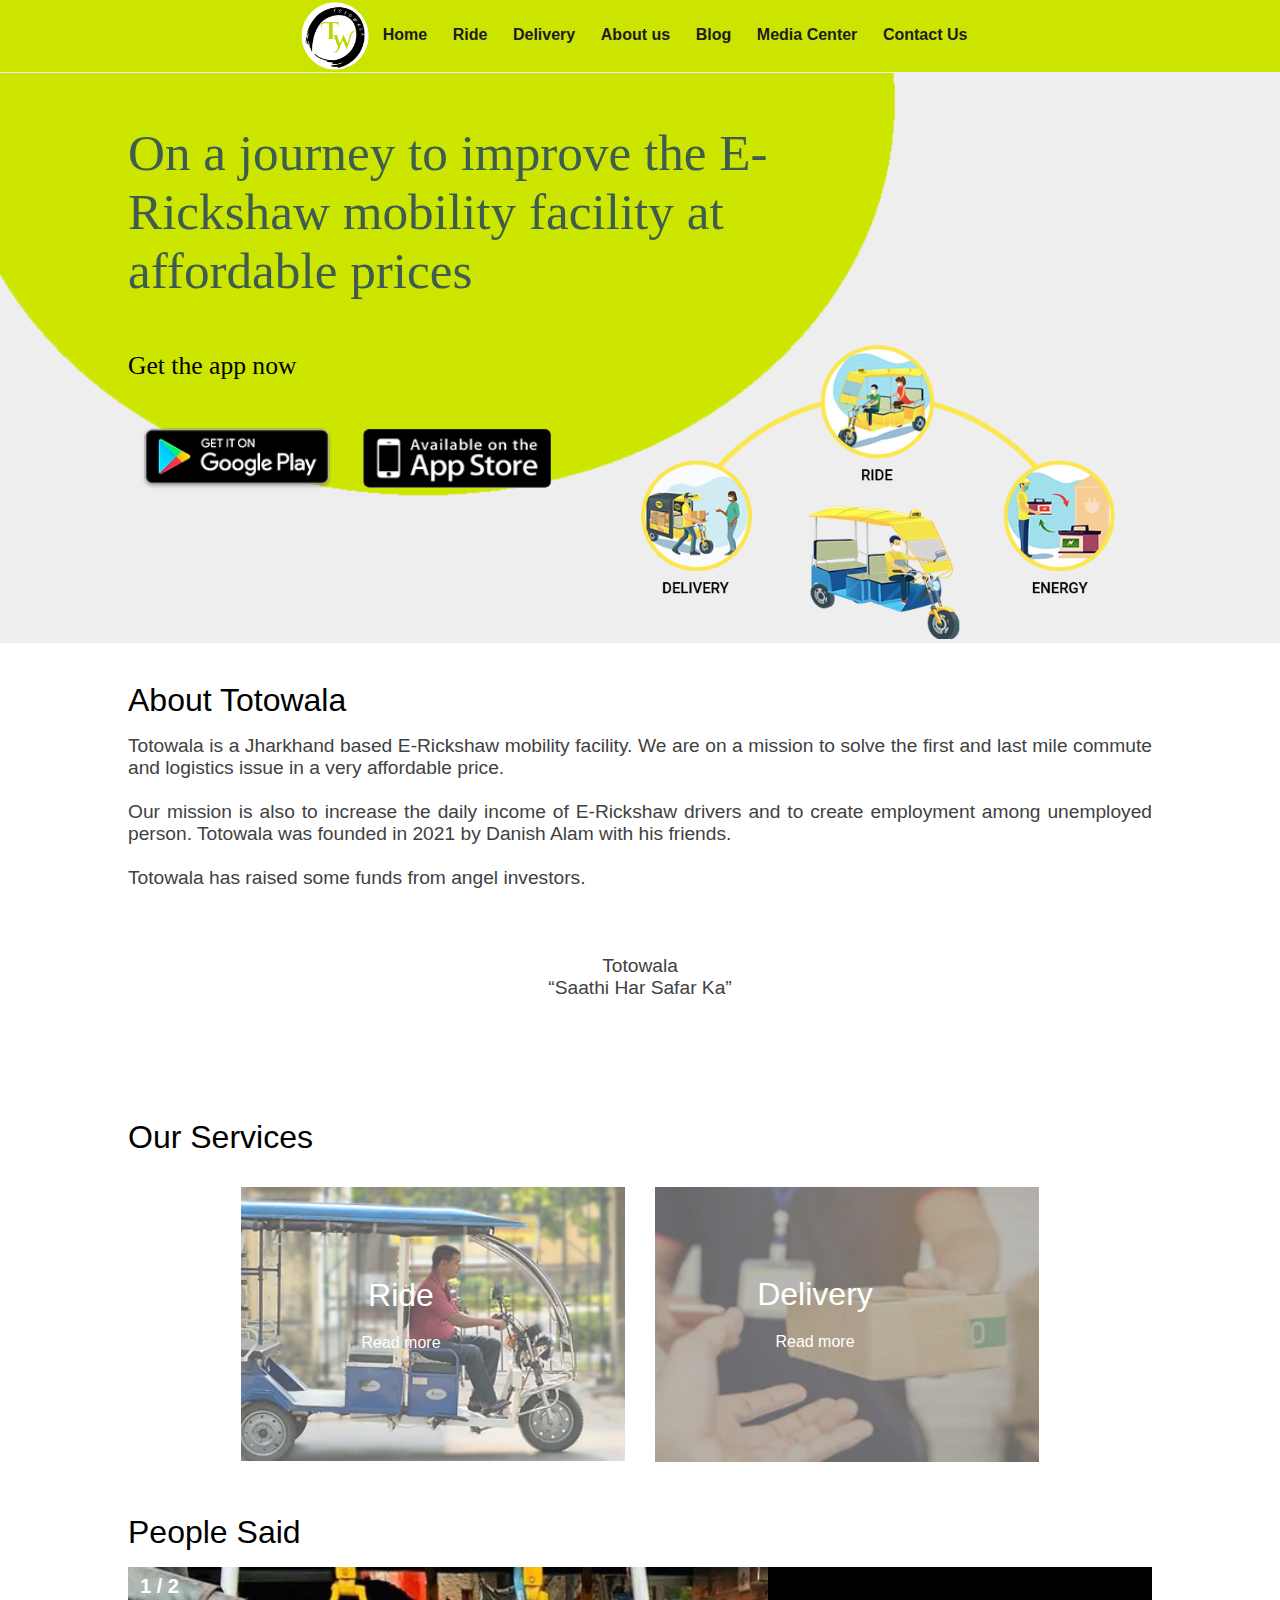
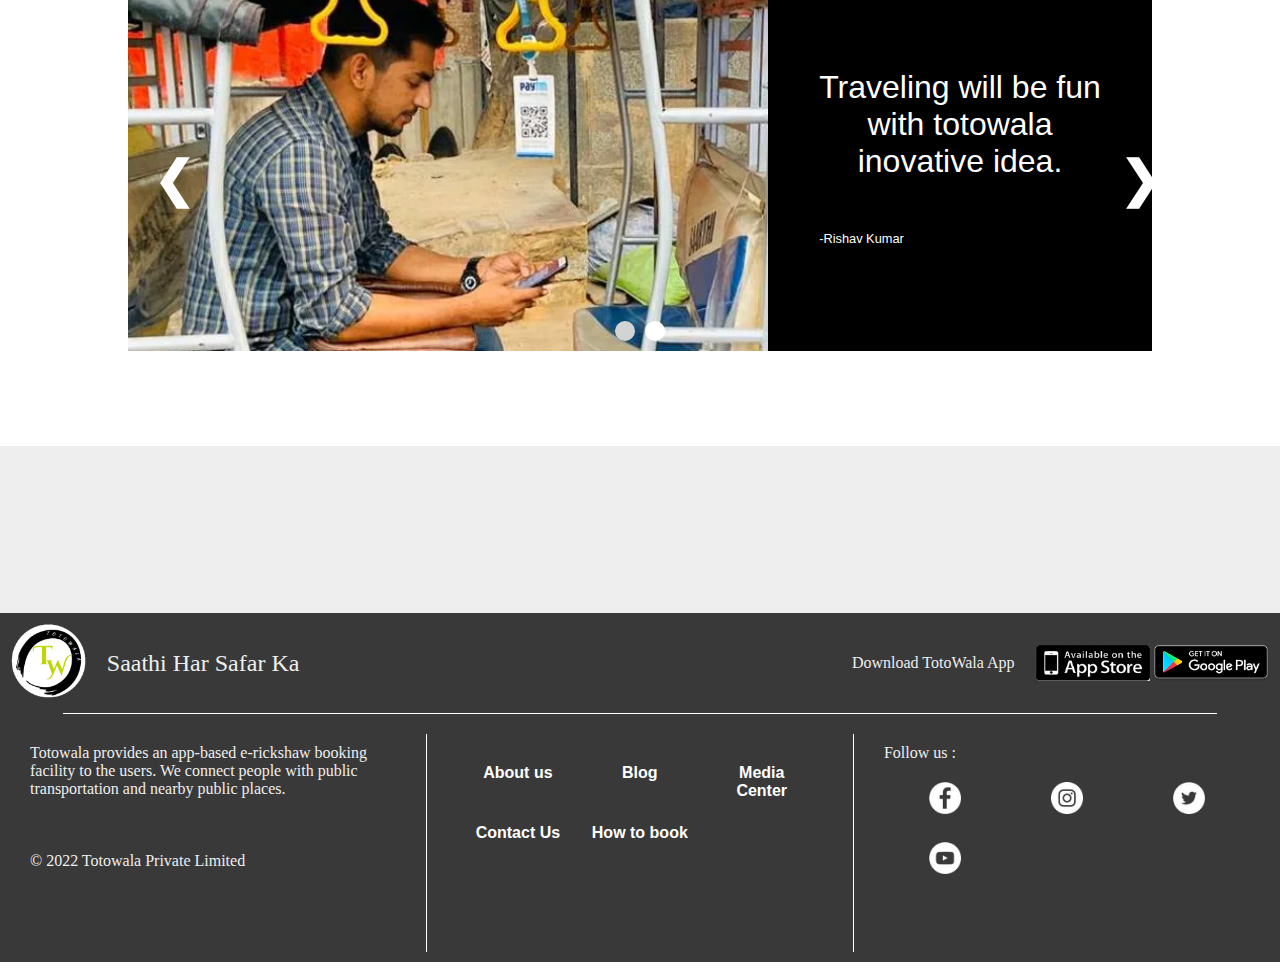
<file: index.html>
<!DOCTYPE html>
<html lang="en">

<head>
    <meta charset="UTF-8">
    <meta http-equiv="X-UA-Compatible" content="IE=edge">
    <meta name="viewport" content="width=device-width, initial-scale=1.0">
    <link rel="stylesheet" href="css/utiles.css">
    <link rel="stylesheet" href="css/styles.css">
    <link rel="apple-touch-icon" sizes="180x180" href="/fabicon/apple-touch-icon.png">
    <link rel="icon" type="image/png" sizes="32x32" href="/fabicon/favicon-32x32.png">
    <link rel="icon" type="image/png" sizes="16x16" href="/fabicon/favicon-16x16.png">
    <link rel="manifest" href="/fabicon/site.webmanifest">
    <title>Home</title>
</head>

<body>
    <header>
        <nav>
            <div class="flex-h">
                <div class="logo flex-all-center"><img  alt="logo" src="img/logo.png"><img class="logo-text" src="img/logo-text.png" alt=""></div>
                <div class="menu"><img src="img/menu.png" alt=""></div>
                <div class="close"><img src="img/close.png" alt=""></div>
            </div>
            <div class="link"><a href="index.html">Home</a></div>
            <div class="link"><a href="ride.html">Ride</a></div>
            <div class="link"><a href="delivery.html">Delivery</a></div>
            <div class="link"><a href="about.html">About us</a></div>
            <div class="link"><a href="blog.html">Blog</a></div>
            <div class="link"><a href="media.html">Media Center</a></div>
            <div class="link"><a href="contect.html">Contact Us</a></div>
        </nav>
    </header>
    <main>
        <div class="effect">
            <div class="circle-content">
                <div class="circle-heading">On a journey to improve the E-Rickshaw mobility facility at affordable prices</div>
                <div class="circle-heading-2">Get the app now</div>
                <a href="www.google.com"><img src="img/play-store-logo.png" alt="play store"></a>
                <a href="www.google.com"><img src="img/app-store-logo.png" alt="app store"></a>
            </div>
            <img src="img/header-img-1.png" alt="Half circle" class="circle">
            <img src="img/header-img -2.webp" alt="Todo works" class="working">
        </div>
        <div class="content">
            <div class="artical">
                <div class="artical-title">About Totowala</div>
                <div class="artical-content">
                    Totowala is a Jharkhand based E-Rickshaw mobility facility.
    We are on a mission to solve the first and last mile commute and logistics issue in a very affordable price.<br><br>
    Our mission is also to increase the daily income of E-Rickshaw drivers and to create employment among unemployed person.
    Totowala was founded in 2021 by Danish Alam with his friends.<br><br>
    Totowala has raised some funds from angel investors. 
    
                <br><br><br><br><center> <p>   Totowala<br>
              “Saathi Har Safar Ka”</p></center><br><br><br><br>                         
    
                </div>

            <div class="artical">
                <div class="artical-title">Our Services</div>
                <div class="artical-content flex-all-center part">
                    <div class="services">
                        <img src="img/home-3.png" alt="image-of-rider">
                        <div class="content-over-img">
                            <p>Ride</p>
                            <a href="ride.html">Read more</a>
                        </div>
                    </div>
                    <div class="services">
                        <img src="img/home-4.png" alt="image-of-rider">
                        <div class="content-over-img">
                            <p>Delivery</p>
                            <a href="delivery.html">Read more</a>
                        </div>
                    </div>
                </div>
            </div>
            
            <div class="artical">
                <div class="artical-title">People Said</div>
                <div class="artical-content">
                    <div class="slideshow-container"> 
                        
                        <div class="Slides fade">
                            <div class="one-box-content">
                                <img src="img/customer-1.png" alt="customer-review1">
                                <div class="cusomer-review">
                                    Traveling will be fun with totowala inovative idea.
                                    <p class="reviewer">-Rishav Kumar</p>
                                </div>
                                <div class="numbertext">1 / 2</div>
                            </div>
                        </div>
                      
                        <div class="Slides fade">
                            <div class="one-box-content">
                                <img src="img/customer-2.png" alt="customer-review1">
                                <div class="cusomer-review">
                                    I'm happy to see this type of problem solving approch. Well done Guys.
                                    <p class="reviewer">-Jyoti Sharma</p>
                                </div>
                                <div class="numbertext">2 / 2</div>
                            </div>
                        </div>
                      
                        <a class="prev" onclick="plusSlides(-1)">&#10094;</a>
                        <a class="next" onclick="plusSlides(1)">&#10095;</a>
                        <div style="text-align:center">
                            <span class="dot" onclick="currentSlide(1)"></span>
                            <span class="dot" onclick="currentSlide(2)"></span>
                        </div>
                    </div>
                </div>
            </div>
        </div>
       
    </main>


    <footer>
        <div class="foot flex-h flex-space-between">
            <div class="flex-h">
                <div class="e"><img src="img/logo.png" alt="Logo"></div>
                <div class="e flex-c font-2">Saathi Har Safar Ka</div>
            </div>
            <div class="flex-h">
                <div class="e flex-c">Download TotoWala App</div>
                <div class="e small-img flex-c"><img src="img/app-store-logo.png" alt=""><img src="img/play-store-logo.png" alt=""></div>
            </div>
        </div>
        <center><hr color="white" width="90%" size="1"></center>
        <div class="foot flex-h e">
            <div class="div-3"> Totowala provides an app-based e-rickshaw booking facility to the users. We connect people with public transportation and nearby public places. 
                <br><br><br><br><p class="creator">&copy; 2022 Totowala Private Limited</p><br><br><br><br></div>
            <div class="vr"></div>
            <div class="div-3">
                <div class="link-f"><a href="about.html">About us</a></div>
                <div class="link-f"><a href="blog.html">Blog</a></div>
                <div class="link-f"><a href="media.html">Media Center</a></div>
                <div class="link-f"><a href="contect.html">Contact Us</a></div>
                <div class="link-f"><a href="book.html">How to book</a></div>        
            </div>
            <div class="vr"></div>
            <div class="div-3">
                <p>Follow us :</p>
                <div class="link-f"><a href="https://www.facebook.com"><img src="img/facebook.webp" alt=""></a></div>
                <div class="link-f"><a href="https://www.instagram.com"><img src="img/insta.webp" alt=""></a></div>
                <div class="link-f"><a href="https://www.tweeter.com"><img src="img/tweeter.webp" alt=""></a></div>
                <div class="link-f"><a href="https://www.youtube.com"><img src="img/youtube.webp" alt=""></a></div>
            </div>
        </div>
    </footer>
    <script src="js/index.js"></script>
    <script src="js/mobile.js"></script>
</body>

</html>
</file>
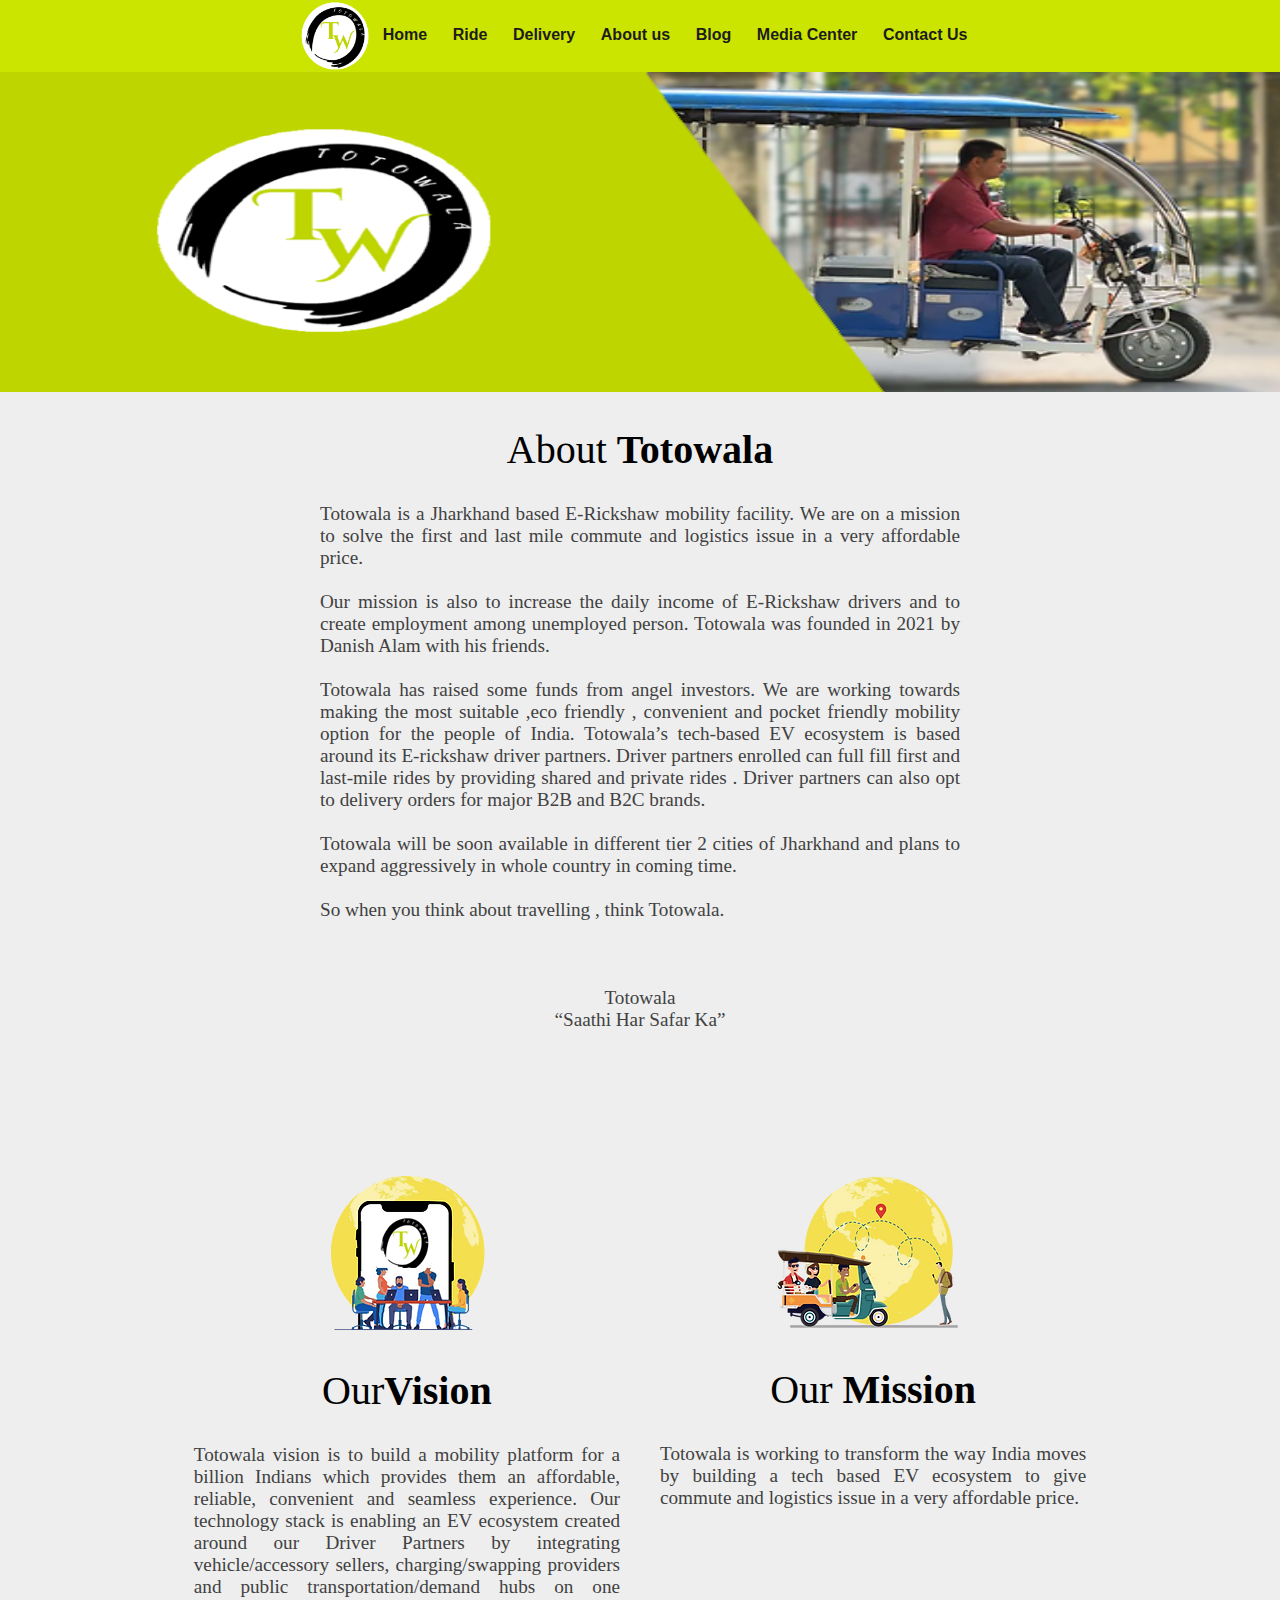
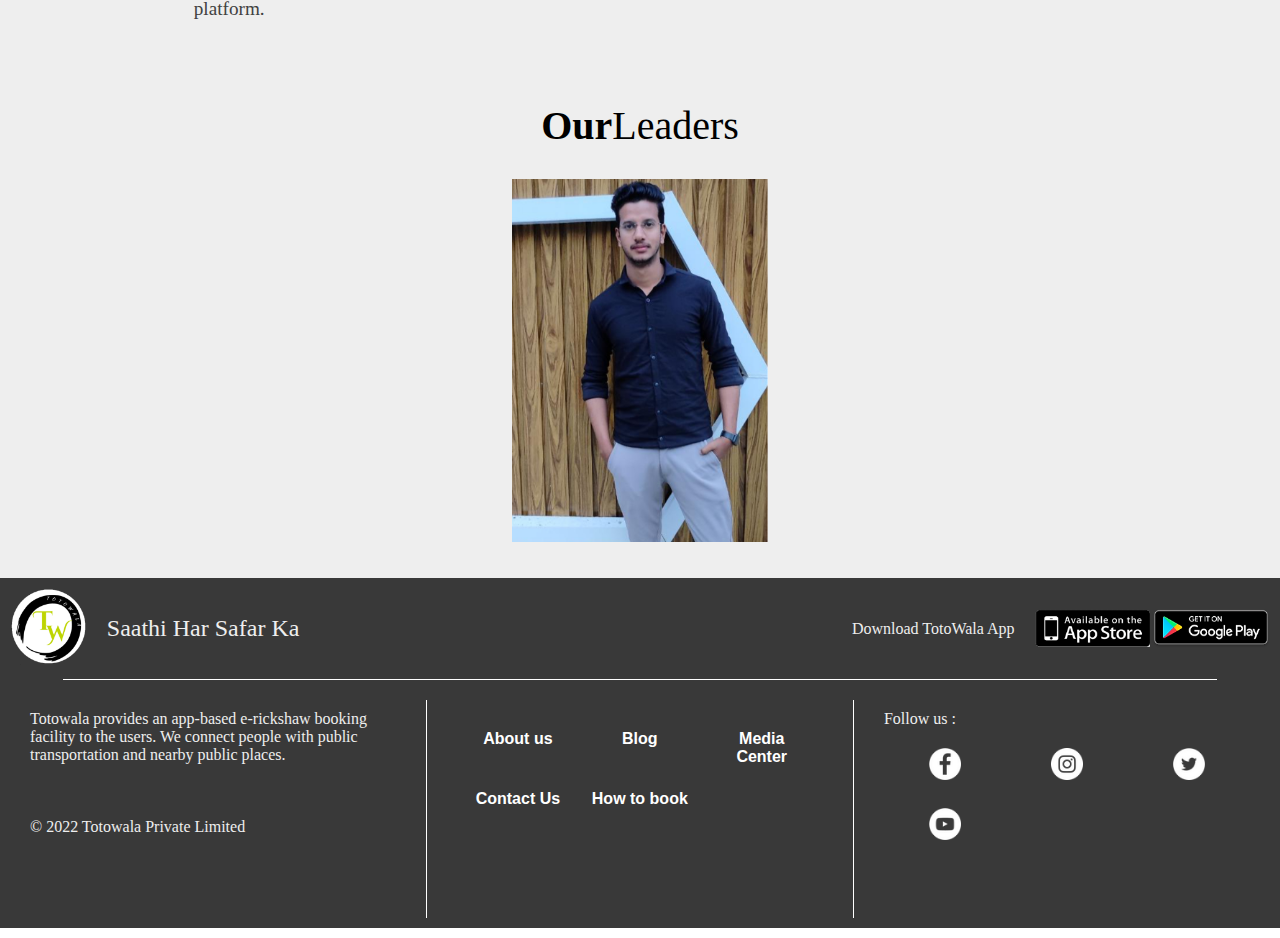
<file: about.html>
<!DOCTYPE html>
<html lang="en">

<head>
    <meta charset="UTF-8">
    <meta http-equiv="X-UA-Compatible" content="IE=edge">
    <meta name="viewport" content="width=device-width, initial-scale=1.0">
    <link rel="stylesheet" href="css/utiles.css">
    <link rel="stylesheet" href="css/styles.css">
    <link rel="apple-touch-icon" sizes="180x180" href="/fabicon/apple-touch-icon.png">
    <link rel="icon" type="image/png" sizes="32x32" href="/fabicon/favicon-32x32.png">
    <link rel="icon" type="image/png" sizes="16x16" href="/fabicon/favicon-16x16.png">
    <link rel="manifest" href="/fabicon/site.webmanifest">
    <title>Contact Us</title>
</head>

<body>
    <header>
        <nav>
            <div class="flex-h">
                <div class="logo flex-all-center"><img  alt="logo" src="img/logo.png"><img class="logo-text" src="img/logo-text.png" alt=""></div>
                <div class="menu"><img src="img/menu.png" alt=""></div>
                <div class="close"><img src="img/close.png" alt=""></div>
            </div>
            <div class="link"><a href="index.html">Home</a></div>
            <div class="link"><a href="ride.html">Ride</a></div>
            <div class="link"><a href="delivery.html">Delivery</a></div>
            <div class="link"><a href="about.html">About us</a></div>
            <div class="link"><a href="blog.html">Blog</a></div>
            <div class="link"><a href="media.html">Media Center</a></div>
            <div class="link"><a href="contect.html">Contact Us</a></div>
        </nav>
    </header>

    <main>
        
        <div class="rectangle">
            <img  class="rectangle-half" src="img/about-1.png" alt="rectangle cut">
            <img  class="driver" src="img/home-3.png" alt="driver image">
        </div>
        <div class="artical margin-max">
            <div class="artical-title font-about">About <strong>Totowala</strong></div>
            <div class="artical-content">
                Totowala is a Jharkhand based E-Rickshaw mobility facility.
We are on a mission to solve the first and last mile commute and logistics issue in a very affordable price.<br><br>
Our mission is also to increase the daily income of E-Rickshaw drivers and to create employment among unemployed person.
Totowala was founded in 2021 by Danish Alam with his friends.<br><br>
Totowala has raised some funds from angel investors. We are working towards making the most suitable ,eco friendly , convenient and pocket friendly mobility option for the people of India.
Totowala’s tech-based EV ecosystem is based around its E-rickshaw driver partners. Driver partners enrolled can full fill first and last-mile rides by providing shared and private rides .
Driver partners can also opt to delivery orders for major B2B and B2C brands.<br> <br>
Totowala will be soon available in different tier 2 cities of Jharkhand and plans to expand aggressively in whole country in coming time. <br><br>
So when you think about travelling , think Totowala. 

            <br><br><br><br><center> <p>   Totowala<br>
          “Saathi Har Safar Ka”</p></center><br><br><br><br>                         

            </div>
        </div>
        <div class="more-about flex-h part">
            <div class="vission div-3 ">
                <center><img  src="img/vision.png" alt=""></center>
                <div class="artical-title font-about">Our<strong>Vision</strong></div>
                <div class="artical-content">
                    Totowala vision is to build a mobility platform for a billion Indians which provides them an affordable, reliable, convenient and seamless experience. Our technology stack is enabling an EV ecosystem created around our Driver Partners by integrating vehicle/accessory sellers, charging/swapping providers and public transportation/demand hubs on one platform.
                </div>
            </div>
            <div class="vission div-3">
                <center><img src="img/mission.webp" alt=""></center>
                <div class="artical-title font-about">Our <strong>Mission</strong></div>
                <div class="artical-content">
                    Totowala is working to transform the way India moves by building a tech based EV ecosystem to give commute and logistics issue in a very affordable price.
                </div>
            </div>

        </div>
        <div class="artical margin-max">
            <div class="artical-title font-about"><strong>Our</strong>Leaders</div>
            <div class="flex-c">
                <img class="creator" src="img/danish.png" alt="">
                <div class="artical-over-img">
                    <center><div class="artical-title">Danish Alam</div></center>
                    <div class="artical-content e c-b">
                        Founder and CEO of TotoWala | D.Phrma
                    </div>
                </div>
            </div>
        </div>
        <br>
        <br>
       
    </main>



    <footer>
        <div class="foot flex-h flex-space-between">
            <div class="flex-h">
                <div class="e"><img src="img/logo.png" alt="Logo"></div>
                <div class="e flex-c font-2">Saathi Har Safar Ka</div>
            </div>
            <div class="flex-h">
                <div class="e flex-c">Download TotoWala App</div>
                <div class="e small-img flex-c"><img src="img/app-store-logo.png" alt=""><img src="img/play-store-logo.png" alt=""></div>
            </div>
        </div>
        <center><hr color="white" width="90%" size="1"></center>
        <div class="foot flex-h e">
            <div class="div-3"> Totowala provides an app-based e-rickshaw booking facility to the users. We connect people with public transportation and nearby public places. 
                <br><br><br><br><p class="creator">&copy; 2022 Totowala Private Limited</p><br><br><br><br></div>
            <div class="vr"></div>
            <div class="div-3">
                <div class="link-f"><a href="about.html">About us</a></div>
                <div class="link-f"><a href="blog.html">Blog</a></div>
                <div class="link-f"><a href="media.html">Media Center</a></div>
                <div class="link-f"><a href="contect.html">Contact Us</a></div>
                <div class="link-f"><a href="book.html">How to book</a></div>        
            </div>
            <div class="vr"></div>
            <div class="div-3">
                <p>Follow us :</p>
                <div class="link-f"><a href="https://www.facebook.com"><img src="img/facebook.webp" alt=""></a></div>
                <div class="link-f"><a href="https://www.instagram.com"><img src="img/insta.webp" alt=""></a></div>
                <div class="link-f"><a href="https://www.tweeter.com"><img src="img/tweeter.webp" alt=""></a></div>
                <div class="link-f"><a href="https://www.youtube.com"><img src="img/youtube.webp" alt=""></a></div>
            </div>
        </div>
    </footer>
    <script src="js/index.js"></script>
    <script src="js/mobile.js"></script>
</body>

</html>
</file>
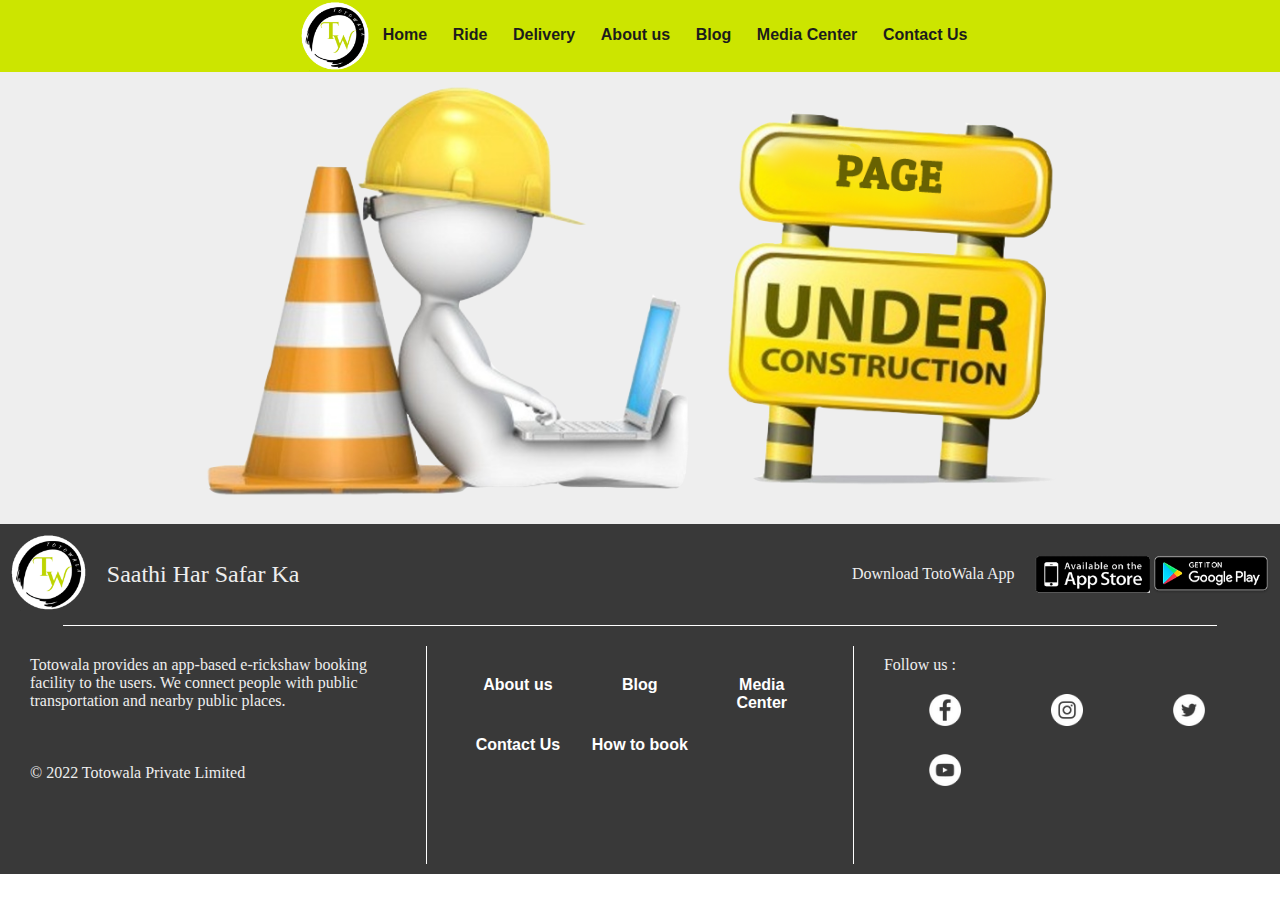
<file: blog.html>
<!DOCTYPE html>
<html lang="en">

<head>
    <meta charset="UTF-8">
    <meta http-equiv="X-UA-Compatible" content="IE=edge">
    <meta name="viewport" content="width=device-width, initial-scale=1.0">
    <link rel="stylesheet" href="css/utiles.css">
    <link rel="stylesheet" href="css/styles.css">
    <link rel="apple-touch-icon" sizes="180x180" href="/fabicon/apple-touch-icon.png">
    <link rel="icon" type="image/png" sizes="32x32" href="/fabicon/favicon-32x32.png">
    <link rel="icon" type="image/png" sizes="16x16" href="/fabicon/favicon-16x16.png">
    <link rel="manifest" href="/fabicon/site.webmanifest">
    <title>Blog</title>
</head>

<body>
    <header>
        <nav>
            <div class="flex-h">
                <div class="logo flex-all-center"><img  alt="logo" src="img/logo.png"><img class="logo-text" src="img/logo-text.png" alt=""></div>
                <div class="menu"><img src="img/menu.png" alt=""></div>
                <div class="close"><img src="img/close.png" alt=""></div>
            </div>
            <div class="link"><a href="index.html">Home</a></div>
            <div class="link"><a href="ride.html">Ride</a></div>
            <div class="link"><a href="delivery.html">Delivery</a></div>
            <div class="link"><a href="about.html">About us</a></div>
            <div class="link"><a href="blog.html">Blog</a></div>
            <div class="link"><a href="media.html">Media Center</a></div>
            <div class="link"><a href="contect.html">Contact Us</a></div>
        </nav>
    </header>
    <main>
        <img src="img/construction.png" alt="page under construction" class="ride">
    </main>

    <footer>
        <div class="foot flex-h flex-space-between">
            <div class="flex-h">
                <div class="e"><img src="img/logo.png" alt="Logo"></div>
                <div class="e flex-c font-2">Saathi Har Safar Ka</div>
            </div>
            <div class="flex-h">
                <div class="e flex-c">Download TotoWala App</div>
                <div class="e small-img flex-c"><img src="img/app-store-logo.png" alt=""><img
                        src="img/play-store-logo.png" alt=""></div>
            </div>
        </div>
        <center>
            <hr color="white" width="90%" size="1">
        </center>
        <div class="foot flex-h e">
            <div class="div-3"> Totowala provides an app-based e-rickshaw booking facility to the users. We connect
                people with public transportation and nearby public places.
                <br><br><br><br>
                <p class="creator">&copy; 2022 Totowala Private Limited</p><br><br><br><br>
            </div>
            <div class="vr"></div>
            <div class="div-3">
                <div class="link-f"><a href="about.html">About us</a></div>
                <div class="link-f"><a href="blog.html">Blog</a></div>
                <div class="link-f"><a href="media.html">Media Center</a></div>
                <div class="link-f"><a href="contect.html">Contact Us</a></div>
                <div class="link-f"><a href="book.html">How to book</a></div>
            </div>
            <div class="vr"></div>
            <div class="div-3">
                <p>Follow us :</p>
                <div class="link-f"><a href="https://www.facebook.com"><img src="img/facebook.webp" alt=""></a></div>
                <div class="link-f"><a href="https://www.instagram.com"><img src="img/insta.webp" alt=""></a></div>
                <div class="link-f"><a href="https://www.tweeter.com"><img src="img/tweeter.webp" alt=""></a></div>
                <div class="link-f"><a href="https://www.youtube.com"><img src="img/youtube.webp" alt=""></a></div>
            </div>
        </div>
    </footer>
    <script src="js/index.js"></script>
    <script src="js/mobile.js"></script>
</body>

</html>
</file>
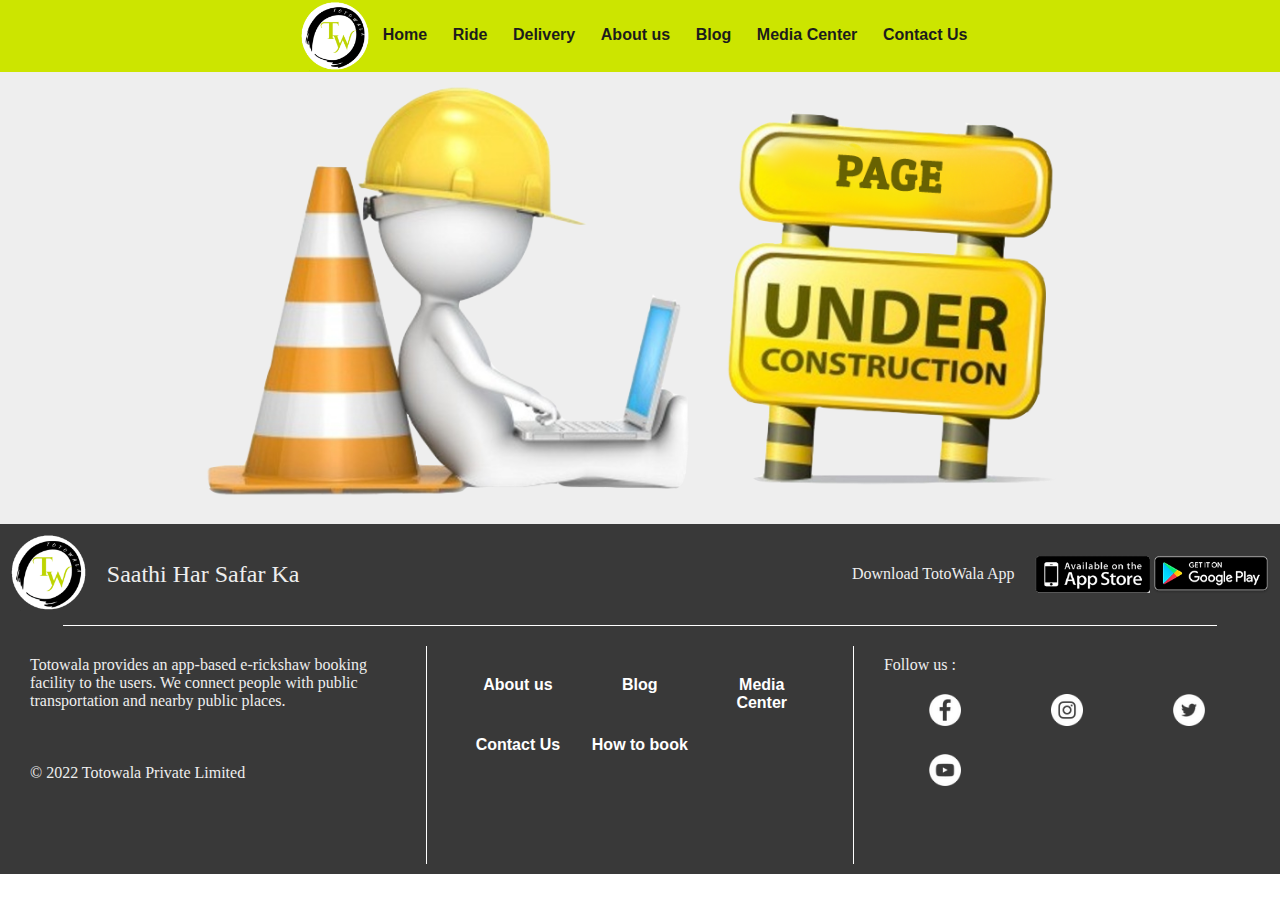
<file: book.html>
<!DOCTYPE html>
<html lang="en">

<head>
    <meta charset="UTF-8">
    <meta http-equiv="X-UA-Compatible" content="IE=edge">
    <meta name="viewport" content="width=device-width, initial-scale=1.0">
    <link rel="stylesheet" href="css/utiles.css">
    <link rel="stylesheet" href="css/styles.css">
    <link rel="apple-touch-icon" sizes="180x180" href="/fabicon/apple-touch-icon.png">
    <link rel="icon" type="image/png" sizes="32x32" href="/fabicon/favicon-32x32.png">
    <link rel="icon" type="image/png" sizes="16x16" href="/fabicon/favicon-16x16.png">
    <link rel="manifest" href="/fabicon/site.webmanifest">
    <title>Book</title>
</head>

<body>
    <header>
        <nav>
            <div class="flex-h">
                <div class="logo flex-all-center"><img  alt="logo" src="img/logo.png"><img class="logo-text" src="img/logo-text.png" alt=""></div>
                <div class="menu"><img src="img/menu.png" alt=""></div>
                <div class="close"><img src="img/close.png" alt=""></div>
            </div>
            <div class="link"><a href="index.html">Home</a></div>
            <div class="link"><a href="ride.html">Ride</a></div>
            <div class="link"><a href="delivery.html">Delivery</a></div>
            <div class="link"><a href="about.html">About us</a></div>
            <div class="link"><a href="blog.html">Blog</a></div>
            <div class="link"><a href="media.html">Media Center</a></div>
            <div class="link"><a href="contect.html">Contact Us</a></div>
        </nav>
    </header>
    <main>
        <img src="img/construction.png" alt="page under construction" class="ride">
    </main>

    <footer>
        <div class="foot flex-h flex-space-between">
            <div class="flex-h">
                <div class="e"><img src="img/logo.png" alt="Logo"></div>
                <div class="e flex-c font-2">Saathi Har Safar Ka</div>
            </div>
            <div class="flex-h">
                <div class="e flex-c">Download TotoWala App</div>
                <div class="e small-img flex-c"><img src="img/app-store-logo.png" alt=""><img
                        src="img/play-store-logo.png" alt=""></div>
            </div>
        </div>
        <center>
            <hr color="white" width="90%" size="1">
        </center>
        <div class="foot flex-h e">
            <div class="div-3"> Totowala provides an app-based e-rickshaw booking facility to the users. We connect
                people with public transportation and nearby public places.
                <br><br><br><br>
                <p class="creator">&copy; 2022 Totowala Private Limited</p><br><br><br><br>
            </div>
            <div class="vr"></div>
            <div class="div-3">
                <div class="link-f"><a href="about.html">About us</a></div>
                <div class="link-f"><a href="blog.html">Blog</a></div>
                <div class="link-f"><a href="media.html">Media Center</a></div>
                <div class="link-f"><a href="contect.html">Contact Us</a></div>
                <div class="link-f"><a href="book.html">How to book</a></div>
            </div>
            <div class="vr"></div>
            <div class="div-3">
                <p>Follow us :</p>
                <div class="link-f"><a href="https://www.facebook.com"><img src="img/facebook.webp" alt=""></a></div>
                <div class="link-f"><a href="https://www.instagram.com"><img src="img/insta.webp" alt=""></a></div>
                <div class="link-f"><a href="https://www.tweeter.com"><img src="img/tweeter.webp" alt=""></a></div>
                <div class="link-f"><a href="https://www.youtube.com"><img src="img/youtube.webp" alt=""></a></div>
            </div>
        </div>
    </footer>
    <script src="js/index.js"></script>
    <script src="js/mobile.js"></script>
</body>

</html>
</file>
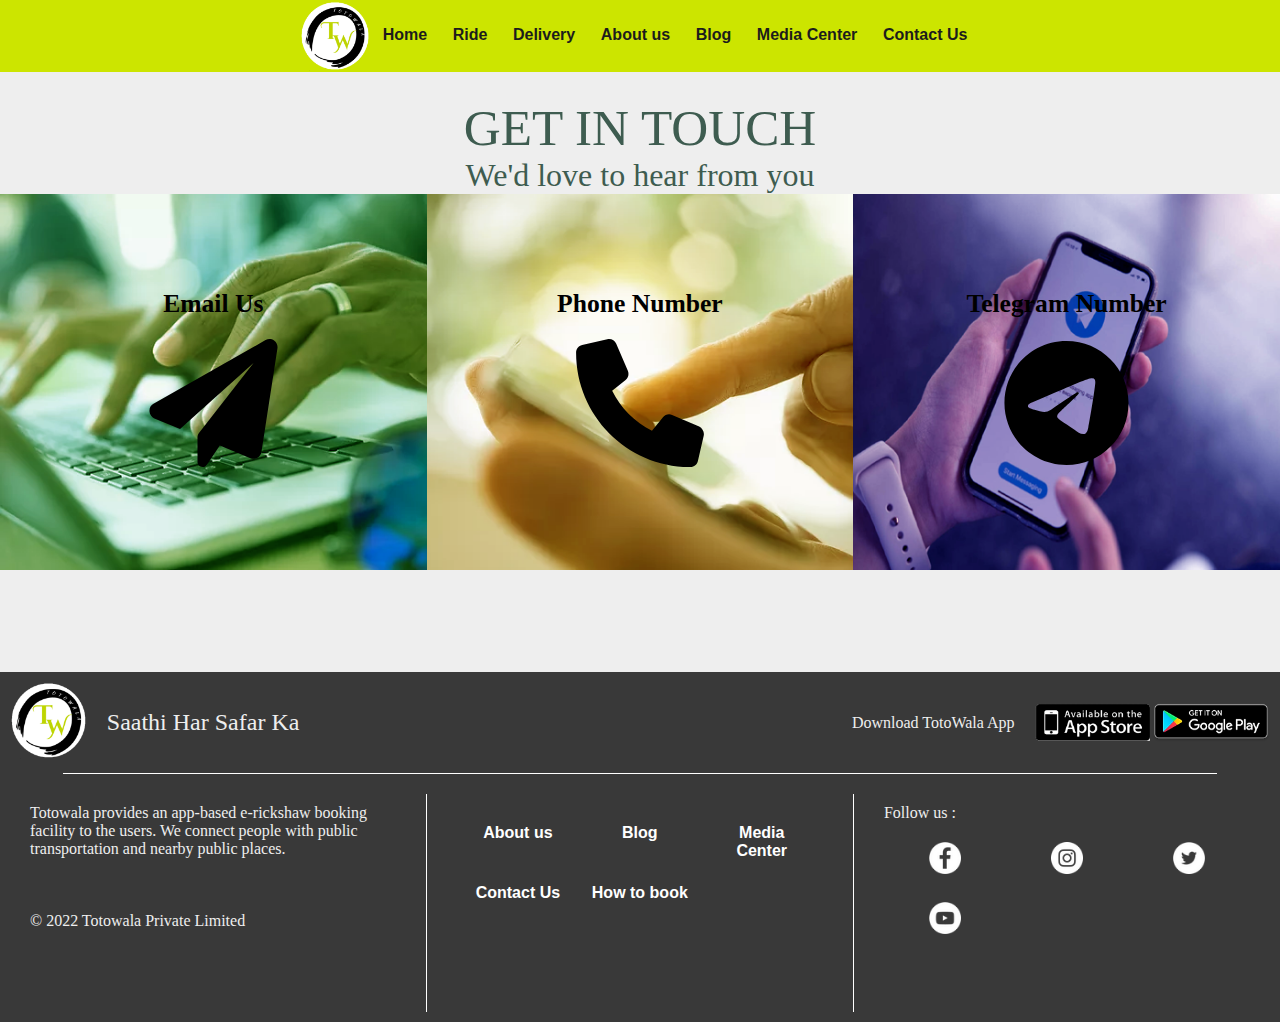
<file: contect.html>
<!DOCTYPE html>
<html lang="en">

<head>
    <meta charset="UTF-8">
    <meta http-equiv="X-UA-Compatible" content="IE=edge">
    <meta name="viewport" content="width=device-width, initial-scale=1.0">
    <link rel="stylesheet" href="css/utiles.css">
    <link rel="stylesheet" href="css/styles.css">
    <link rel="apple-touch-icon" sizes="180x180" href="/fabicon/apple-touch-icon.png">
    <link rel="icon" type="image/png" sizes="32x32" href="/fabicon/favicon-32x32.png">
    <link rel="icon" type="image/png" sizes="16x16" href="/fabicon/favicon-16x16.png">
    <link rel="manifest" href="/fabicon/site.webmanifest">
    <title>Contact Us</title>
</head>

<body>
    <header>
        <nav>
            <div class="flex-h">
                <div class="logo flex-all-center"><img  alt="logo" src="img/logo.png"><img class="logo-text" src="img/logo-text.png" alt=""></div>
                <div class="menu"><img src="img/menu.png" alt=""></div>
                <div class="close"><img src="img/close.png" alt=""></div>
            </div>
            <div class="link"><a href="index.html">Home</a></div>
            <div class="link"><a href="ride.html">Ride</a></div>
            <div class="link"><a href="delivery.html">Delivery</a></div>
            <div class="link"><a href="about.html">About us</a></div>
            <div class="link"><a href="blog.html">Blog</a></div>
            <div class="link"><a href="media.html">Media Center</a></div>
            <div class="link"><a href="contect.html">Contact Us</a></div>
        </nav>
    </header>
    <main>
        
        <div class="contect">
            <div class="contect-heading circle-heading">GET IN TOUCH <p>We'd love to hear from you</p></div>
            <div class="one-box-content part">
                <div class="wayes flex-all-center">
                    <img src="img/contect1.png" alt="contact-on-email">
                    <div class="content-over-image">Email Us<br><a href="mailto:nilayshekhar16@gmail.com"><img class="js-logo img-s" src="img/paper-plane-solid.svg" alt=""></a></div>
                </div>
                <div class="wayes flex-all-center">
                    <img src="img/contect2.png" alt="contact-on-call">
                    <div class="content-over-image">Phone Number<br><a href="tel:6204303871"><img class="js-logo img-s" src="img/phone-solid.svg" alt=""></a></div>
                </div>
                <div class="wayes flex-all-center">
                    <img src="img/contect3.png" alt="contact-on-telegram">
                    <div class="content-over-image">Telegram Number<br><a href="https://t.me/+916204303871"><img class="js-logo img-s" src="img/telegram-brands.svg" alt=""></a></div>
                </div>
            </div>
        </div>
        <div class="blank"></div>
       
    </main>



    <footer>
        <div class="foot flex-h flex-space-between">
            <div class="flex-h">
                <div class="e"><img src="img/logo.png" alt="Logo"></div>
                <div class="e flex-c font-2">Saathi Har Safar Ka</div>
            </div>
            <div class="flex-h">
                <div class="e flex-c">Download TotoWala App</div>
                <div class="e small-img flex-c"><img src="img/app-store-logo.png" alt=""><img src="img/play-store-logo.png" alt=""></div>
            </div>
        </div>
        <center><hr color="white" width="90%" size="1"></center>
        <div class="foot flex-h e">
            <div class="div-3"> Totowala provides an app-based e-rickshaw booking facility to the users. We connect people with public transportation and nearby public places. 
                <br><br><br><br><p class="creator">&copy; 2022 Totowala Private Limited</p><br><br><br><br></div>
            <div class="vr"></div>
            <div class="div-3">
                <div class="link-f"><a href="about.html">About us</a></div>
                <div class="link-f"><a href="blog.html">Blog</a></div>
                <div class="link-f"><a href="media.html">Media Center</a></div>
                <div class="link-f"><a href="contect.html">Contact Us</a></div>
                <div class="link-f"><a href="book.html">How to book</a></div>        
            </div>
            <div class="vr"></div>
            <div class="div-3">
                <p>Follow us :</p>
                <div class="link-f"><a href="https://www.facebook.com"><img src="img/facebook.webp" alt=""></a></div>
                <div class="link-f"><a href="https://www.instagram.com"><img src="img/insta.webp" alt=""></a></div>
                <div class="link-f"><a href="https://www.tweeter.com"><img src="img/tweeter.webp" alt=""></a></div>
                <div class="link-f"><a href="https://www.youtube.com"><img src="img/youtube.webp" alt=""></a></div>
            </div>
        </div>
    </footer>
    <script src="js/index.js"></script>
    <script src="js/mobile.js"></script>
</body>

</html>
</file>
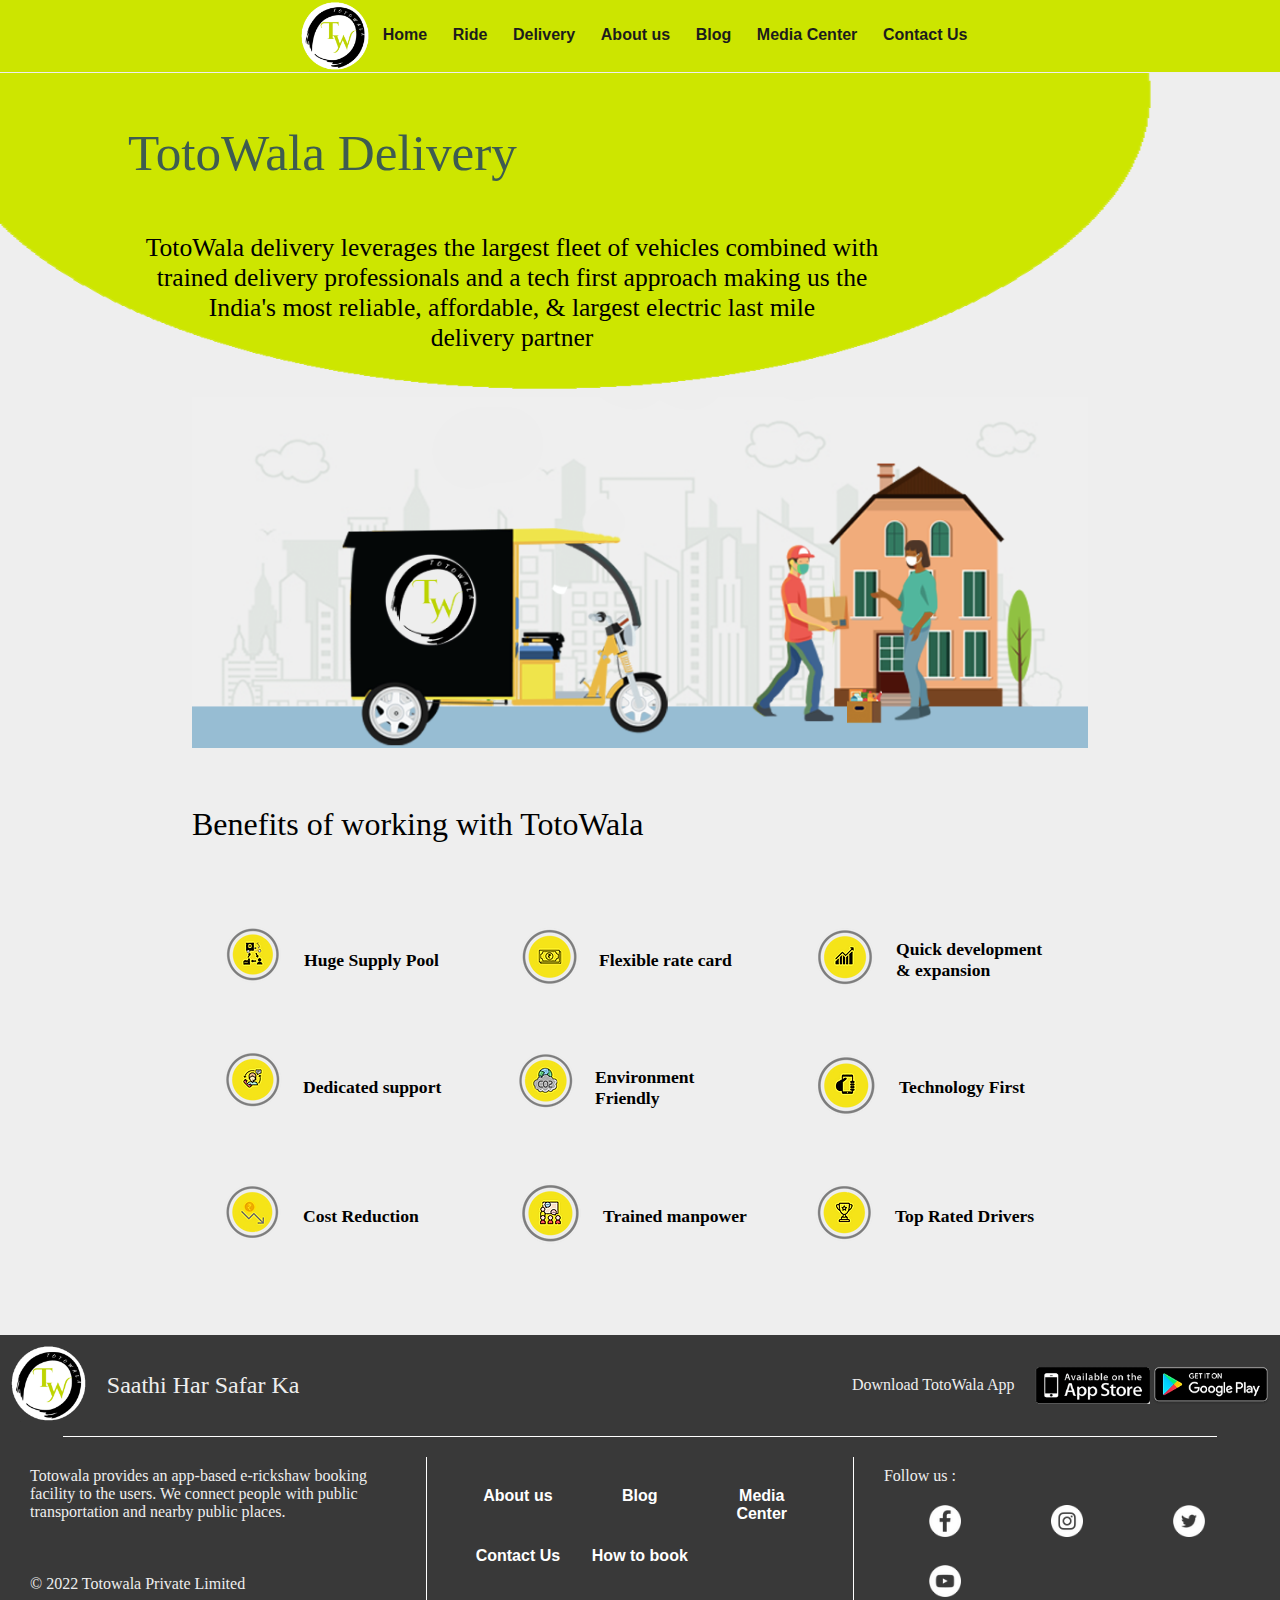
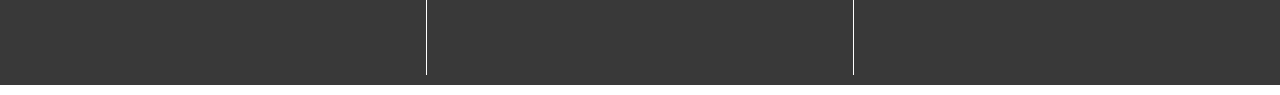
<file: delivery.html>
<!DOCTYPE html>
<html lang="en">

<head>
    <meta charset="UTF-8">
    <meta http-equiv="X-UA-Compatible" content="IE=edge">
    <meta name="viewport" content="width=device-width, initial-scale=1.0">
    <link rel="stylesheet" href="css/utiles.css">
    <link rel="stylesheet" href="css/styles.css">
    <link rel="apple-touch-icon" sizes="180x180" href="/fabicon/apple-touch-icon.png">
    <link rel="icon" type="image/png" sizes="32x32" href="/fabicon/favicon-32x32.png">
    <link rel="icon" type="image/png" sizes="16x16" href="/fabicon/favicon-16x16.png">
    <link rel="manifest" href="/fabicon/site.webmanifest">
    <title>Delivery</title>
</head>

<body>
    <header>
        <nav>
            <div class="flex-h">
                <div class="logo flex-all-center"><img  alt="logo" src="img/logo.png"><img class="logo-text" src="img/logo-text.png" alt=""></div>
                <div class="menu"><img src="img/menu.png" alt=""></div>
                <div class="close"><img src="img/close.png" alt=""></div>
            </div>
            <div class="link"><a href="index.html">Home</a></div>
            <div class="link"><a href="ride.html">Ride</a></div>
            <div class="link"><a href="delivery.html">Delivery</a></div>
            <div class="link"><a href="about.html">About us</a></div>
            <div class="link"><a href="blog.html">Blog</a></div>
            <div class="link"><a href="media.html">Media Center</a></div>
            <div class="link"><a href="contect.html">Contact Us</a></div>
        </nav>
    </header>
    <main>
        <div class="effect">
            <div class="circle-content">
                <div class="circle-heading">TotoWala Delivery</div>
                <div class="circle-heading-2">
                    <center>TotoWala  delivery leverages the largest fleet of vehicles combined with trained delivery professionals and a tech first approach making us the India's most reliable, affordable, & largest electric last mile<br> delivery partner</center>
                </div>
            </div>
            <img src="img/header-img-1.png" alt="Half circle" class="circle-2">
            <img src="img/header-image-3.png" alt="visual of rider and driver" class="ride">
        </div>
        <br><br><br>
        <div class="flex-v ride">
            <div class="artical-title">Benefits of working with TotoWala</div><br><br><br>
            <div class="features">
                <div class="flex-h part">
                    <div class="feature flex-h">
                        <div class="e"><img src="img/icon-7.webp" alt=""></div>
                        <div class="feature-data e flex-c">
                            <p>Huge Supply Pool</p><br>
                        </div>
                    </div>
                    <div class="feature flex-h">
                        <div class="e"><img src="img/icon-22.webp" alt=""></div>
                        <div class="feature-data e flex-c">
                            <p>Flexible rate card</p>
                            
                        </div>
                    </div>
                    <div class="feature flex-h">
                        <div class="e"><img src="img/icon-20.webp" alt=""></div>
                        <div class="feature-data e flex-c">
                            <p>Quick development & expansion</p>
                            
                        </div>
                    </div>
                </div>
                <div class="flex-h part">
                    <div class="feature flex-h">
                        <div class="e"><img src="img/icon-21.webp" alt=""></div>
                        <div class="feature-data e flex-c">
                            <p>Dedicated support</p>
                            
                        </div>
                    </div>
                    <div class="feature flex-h ">
                        <div class="e"><img src="img/icon-10.webp" alt=""></div>
                        <div class="feature-data e flex-c">
                            <p>Environment Friendly</p>
                            
                        </div>
                    </div>
                    <div class="feature flex-h">
                        <div class="e"><img src="img/icon-19.webp" alt=""></div>
                        <div class="feature-data e flex-c">
                            <p>Technology First</p>
                            
                        </div>
                    </div>
                </div>
                <div class="flex-h part">
                    <div class="feature flex-h">
                        <div class="e"><img src="img/icon-9.webp" alt=""></div>
                        <div class="feature-data e flex-c">
                            <p>Cost Reduction</p>
                            
                        </div>
                    </div>
                    <div class="feature flex-h">
                        <div class="e"><img src="img/icon-14.webp" alt=""></div>
                        <div class="feature-data e flex-c">
                            <p>Trained manpower</p><br>
                            
                        </div>
                    </div>
                    <div class="feature flex-h">
                        <div class="e"><img src="img/top-rated-icon.webp" alt=""></div>
                        <div class="feature-data e flex-c">
                            <p>Top Rated Drivers</p>
                            
                        </div>
                    </div>
                </div>

            </div>
        </div>
        <br><br><br>
    </main>


    <footer>
        <div class="foot flex-h flex-space-between">
            <div class="flex-h">
                <div class="e"><img src="img/logo.png" alt="Logo"></div>
                <div class="e flex-c font-2">Saathi Har Safar Ka</div>
            </div>
            <div class="flex-h">
                <div class="e flex-c">Download TotoWala App</div>
                <div class="e small-img flex-c"><img src="img/app-store-logo.png" alt=""><img
                        src="img/play-store-logo.png" alt=""></div>
            </div>
        </div>
        <center>
            <hr color="white" width="90%" size="1">
        </center>
        <div class="foot flex-h e">
            <div class="div-3"> Totowala provides an app-based e-rickshaw booking facility to the users. We connect
                people with public transportation and nearby public places.
                <br><br><br><br>
                <p class="creator">&copy; 2022 Totowala Private Limited</p><br><br><br><br>
            </div>
            <div class="vr"></div>
            <div class="div-3">
                <div class="link-f"><a href="about.html">About us</a></div>
                <div class="link-f"><a href="blog.html">Blog</a></div>
                <div class="link-f"><a href="media.html">Media Center</a></div>
                <div class="link-f"><a href="contect.html">Contact Us</a></div>
                <div class="link-f"><a href="book.html">How to book</a></div>
            </div>
            <div class="vr"></div>
            <div class="div-3">
                <p>Follow us :</p>
                <div class="link-f"><a href="https://www.facebook.com"><img src="img/facebook.webp" alt=""></a></div>
                <div class="link-f"><a href="https://www.instagram.com"><img src="img/insta.webp" alt=""></a></div>
                <div class="link-f"><a href="https://www.tweeter.com"><img src="img/tweeter.webp" alt=""></a></div>
                <div class="link-f"><a href="https://www.youtube.com"><img src="img/youtube.webp" alt=""></a></div>
            </div>
        </div>
    </footer>
    <script src="js/index.js"></script>
    <script src="js/mobile.js"></script>
</body>

</html>
</file>
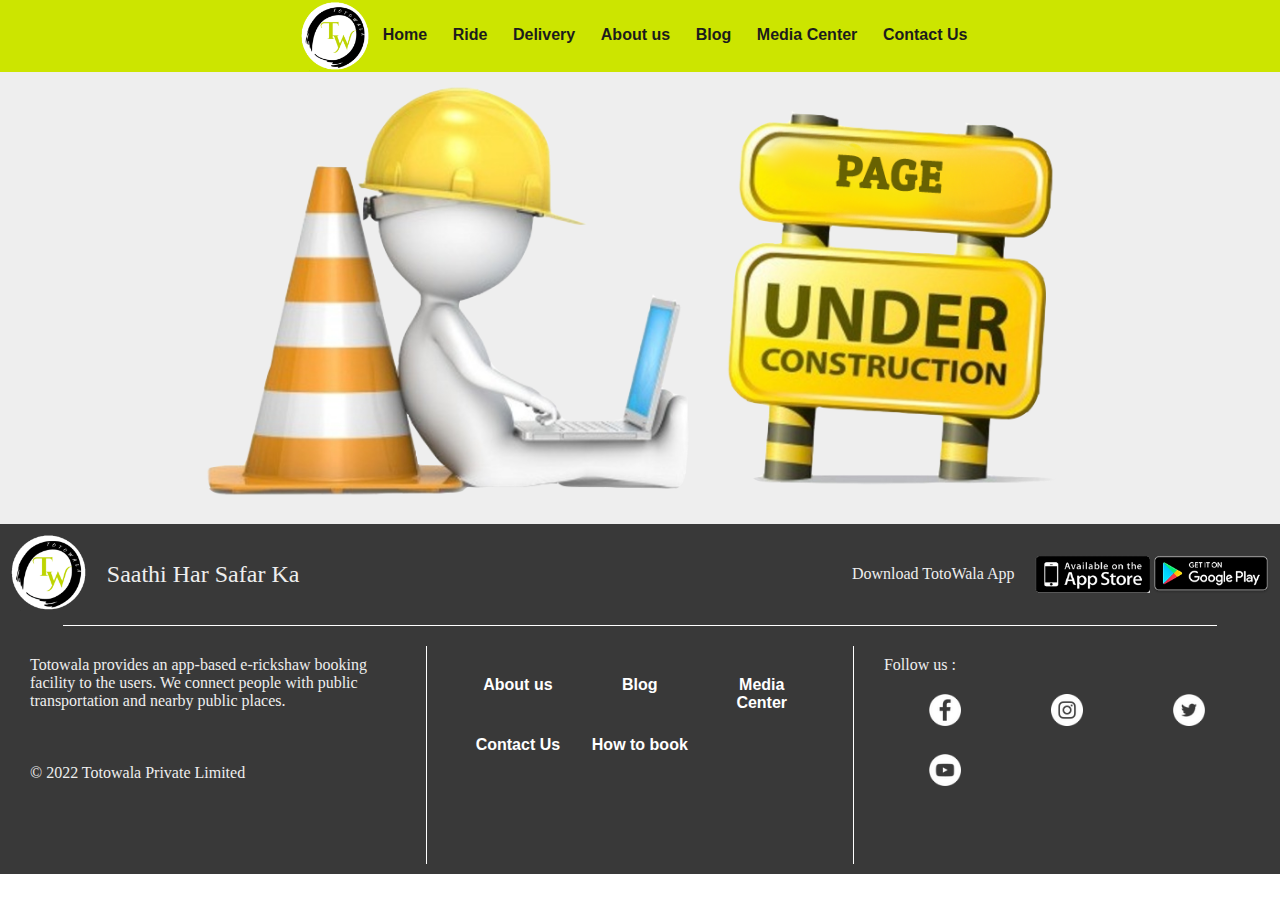
<file: media.html>
<!DOCTYPE html>
<html lang="en">

<head>
    <meta charset="UTF-8">
    <meta http-equiv="X-UA-Compatible" content="IE=edge">
    <meta name="viewport" content="width=device-width, initial-scale=1.0">
    <link rel="stylesheet" href="css/utiles.css">
    <link rel="stylesheet" href="css/styles.css">
    <link rel="apple-touch-icon" sizes="180x180" href="/fabicon/apple-touch-icon.png">
    <link rel="icon" type="image/png" sizes="32x32" href="/fabicon/favicon-32x32.png">
    <link rel="icon" type="image/png" sizes="16x16" href="/fabicon/favicon-16x16.png">
    <link rel="manifest" href="/fabicon/site.webmanifest">
    <title>Media</title>
</head>

<body>
    <header>
        <nav>
            <div class="flex-h">
                <div class="logo flex-all-center"><img  alt="logo" src="img/logo.png"><img class="logo-text" src="img/logo-text.png" alt=""></div>
                <div class="menu"><img src="img/menu.png" alt=""></div>
                <div class="close"><img src="img/close.png" alt=""></div>
            </div>
            <div class="link"><a href="index.html">Home</a></div>
            <div class="link"><a href="ride.html">Ride</a></div>
            <div class="link"><a href="delivery.html">Delivery</a></div>
            <div class="link"><a href="about.html">About us</a></div>
            <div class="link"><a href="blog.html">Blog</a></div>
            <div class="link"><a href="media.html">Media Center</a></div>
            <div class="link"><a href="contect.html">Contact Us</a></div>
        </nav>
    </header>
    <main>
        <img src="img/construction.png" alt="page under construction" class="ride">
    </main>

    <footer>
        <div class="foot flex-h flex-space-between">
            <div class="flex-h">
                <div class="e"><img src="img/logo.png" alt="Logo"></div>
                <div class="e flex-c font-2">Saathi Har Safar Ka</div>
            </div>
            <div class="flex-h">
                <div class="e flex-c">Download TotoWala App</div>
                <div class="e small-img flex-c"><img src="img/app-store-logo.png" alt=""><img
                        src="img/play-store-logo.png" alt=""></div>
            </div>
        </div>
        <center>
            <hr color="white" width="90%" size="1">
        </center>
        <div class="foot flex-h e">
            <div class="div-3"> Totowala provides an app-based e-rickshaw booking facility to the users. We connect
                people with public transportation and nearby public places.
                <br><br><br><br>
                <p class="creator">&copy; 2022 Totowala Private Limited</p><br><br><br><br>
            </div>
            <div class="vr"></div>
            <div class="div-3">
                <div class="link-f"><a href="about.html">About us</a></div>
                <div class="link-f"><a href="blog.html">Blog</a></div>
                <div class="link-f"><a href="media.html">Media Center</a></div>
                <div class="link-f"><a href="contect.html">Contact Us</a></div>
                <div class="link-f"><a href="book.html">How to book</a></div>
            </div>
            <div class="vr"></div>
            <div class="div-3">
                <p>Follow us :</p>
                <div class="link-f"><a href="https://www.facebook.com"><img src="img/facebook.webp" alt=""></a></div>
                <div class="link-f"><a href="https://www.instagram.com"><img src="img/insta.webp" alt=""></a></div>
                <div class="link-f"><a href="https://www.tweeter.com"><img src="img/tweeter.webp" alt=""></a></div>
                <div class="link-f"><a href="https://www.youtube.com"><img src="img/youtube.webp" alt=""></a></div>
            </div>
        </div>
    </footer>
    <script src="js/index.js"></script>
    <script src="js/mobile.js"></script>
</body>

</html>
</file>
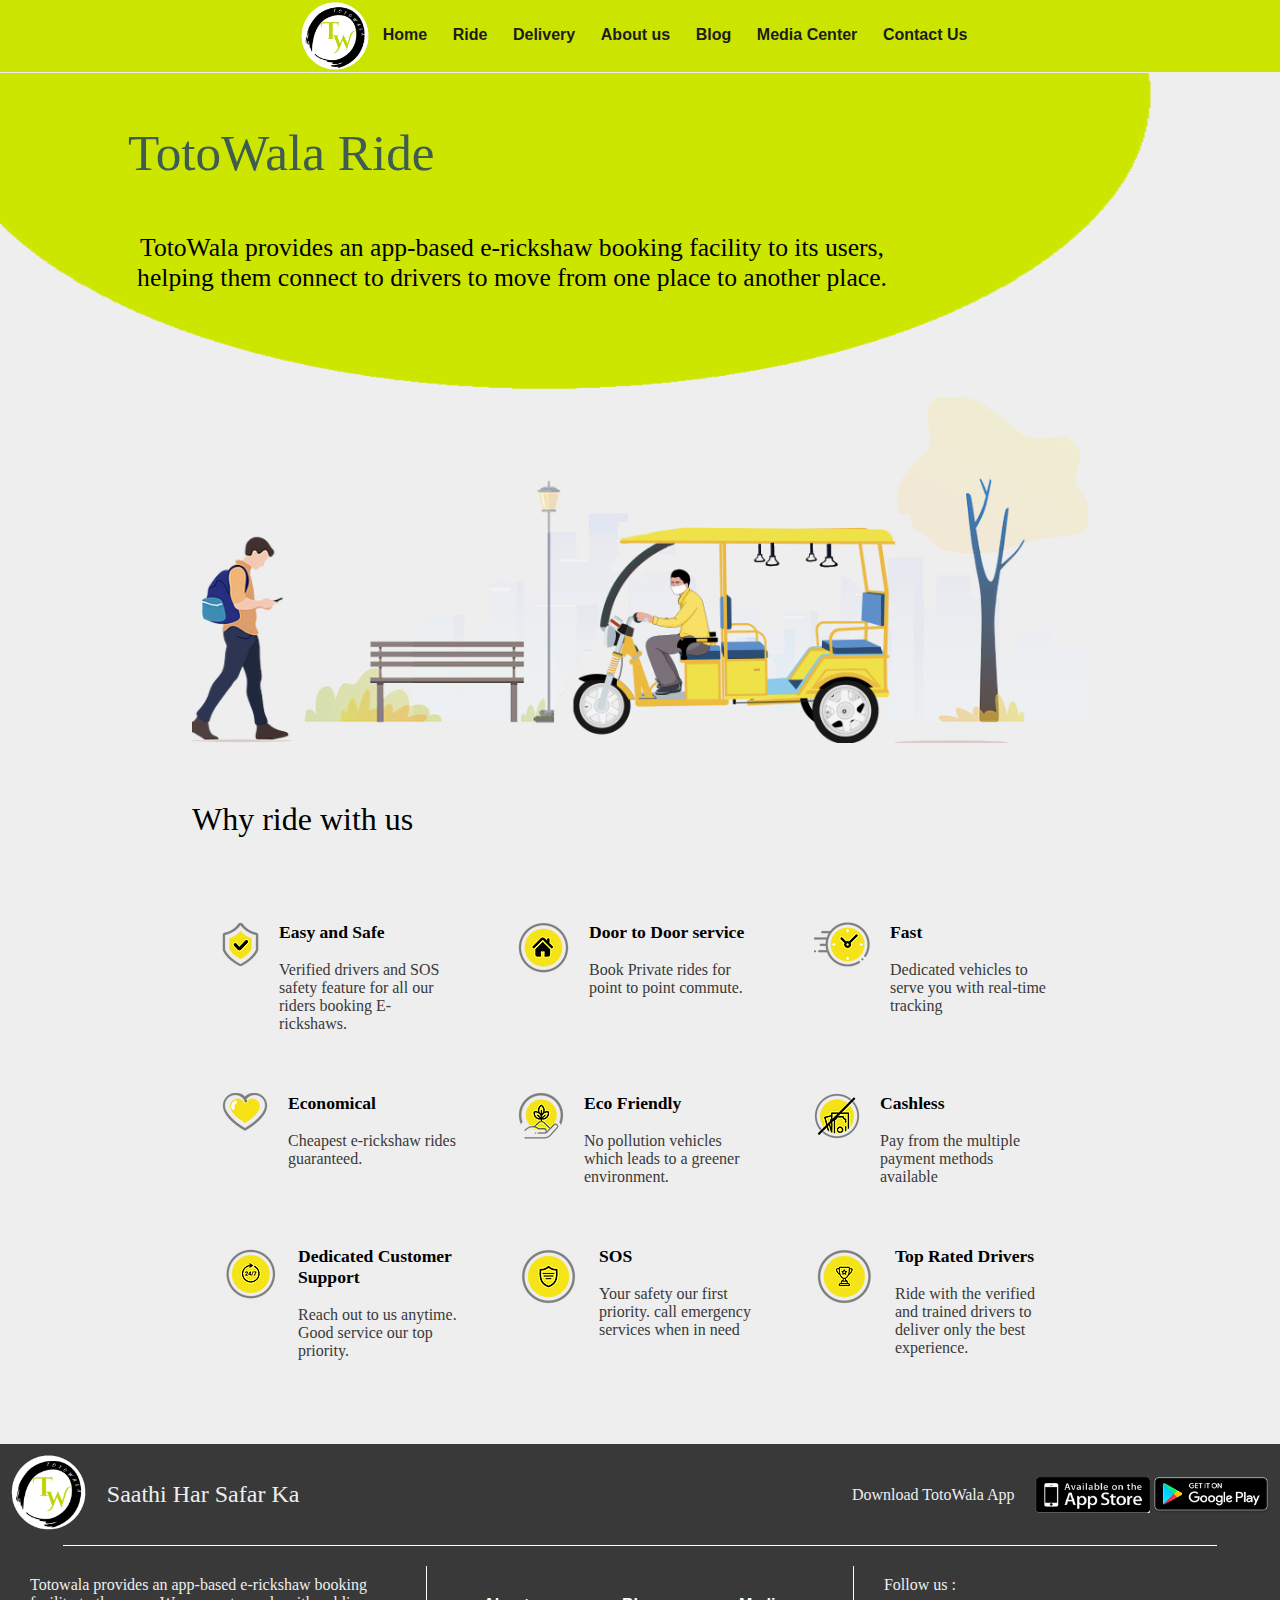
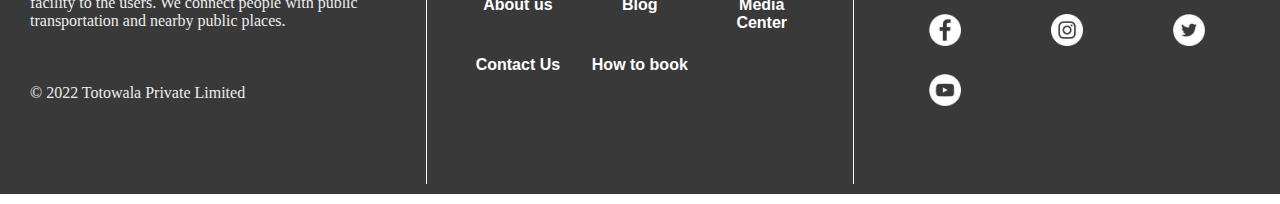
<file: ride.html>
<!DOCTYPE html>
<html lang="en">

<head>
    <meta charset="UTF-8">
    <meta http-equiv="X-UA-Compatible" content="IE=edge">
    <meta name="viewport" content="width=device-width, initial-scale=1.0">
    <link rel="stylesheet" href="css/utiles.css">
    <link rel="stylesheet" href="css/styles.css">
    <link rel="apple-touch-icon" sizes="180x180" href="/fabicon/apple-touch-icon.png">
    <link rel="icon" type="image/png" sizes="32x32" href="/fabicon/favicon-32x32.png">
    <link rel="icon" type="image/png" sizes="16x16" href="/fabicon/favicon-16x16.png">
    <link rel="manifest" href="/fabicon/site.webmanifest">
    <title>Ride</title>
</head>

<body>
    <header>
        <nav>
            <div class="flex-h">
                <div class="logo flex-all-center"><img  alt="logo" src="img/logo.png"><img class="logo-text" src="img/logo-text.png" alt=""></div>
                <div class="menu"><img src="img/menu.png" alt=""></div>
                <div class="close"><img src="img/close.png" alt=""></div>
            </div>
            <div class="link"><a href="index.html">Home</a></div>
            <div class="link"><a href="ride.html">Ride</a></div>
            <div class="link"><a href="delivery.html">Delivery</a></div>
            <div class="link"><a href="about.html">About us</a></div>
            <div class="link"><a href="blog.html">Blog</a></div>
            <div class="link"><a href="media.html">Media Center</a></div>
            <div class="link"><a href="contect.html">Contact Us</a></div>
        </nav>
    </header>
    <main>
        <div class="effect">
            <div class="circle-content">
                <div class="circle-heading">TotoWala Ride</div>
                <div class="circle-heading-2">
                    <center>TotoWala provides an app-based e-rickshaw booking facility to its users,
                        helping them connect to drivers to move from one place to another place.</center>
                </div>
            </div>
            <img src="img/header-img-1.png" alt="Half circle" class="circle-2">
            <img src="img/ride-img.png" alt="visual of rider and driver" class="ride">
        </div>
        <br><br><br>
        <div class="flex-v ride">
            <div class="artical-title">Why ride with us</div><br><br><br>
            <div class="features">
                <div class="flex-h part">
                    <div class="feature flex-h">
                        <div class="e"><img src="img/Safe_Icon.webp" alt=""></div>
                        <div class="feature-data e">
                            <p>Easy and Safe</p><br>
                            Verified drivers and SOS safety feature for all our riders booking E-rickshaws.
                        </div>
                    </div>
                    <div class="feature flex-h">
                        <div class="e"><img src="img/doortodoor-icon-2.webp" alt=""></div>
                        <div class="feature-data e">
                            <p>Door to Door service</p><br>
                            Book Private rides for point to point commute.
                        </div>
                    </div>
                    <div class="feature flex-h">
                        <div class="e"><img src="img/Fast_Icon.webp" alt=""></div>
                        <div class="feature-data e">
                            <p>Fast</p><br>
                            Dedicated vehicles to serve you with real-time tracking
                        </div>
                    </div>
                </div>
                <div class="flex-h part">
                    <div class="feature flex-h">
                        <div class="e"><img src="img/Economical_Icon.webp" alt=""></div>
                        <div class="feature-data e">
                            <p>Economical</p><br>
                            Cheapest e-rickshaw rides guaranteed.
                        </div>
                    </div>
                    <div class="feature flex-h">
                        <div class="e"><img src="img/EcoFriendly_Icon.webp" alt=""></div>
                        <div class="feature-data e">
                            <p>Eco Friendly</p><br>
                            No pollution vehicles which leads to a greener environment.
                        </div>
                    </div>
                    <div class="feature flex-h">
                        <div class="e"><img src="img/Cashless_Icon.webp" alt=""></div>
                        <div class="feature-data e">
                            <p>Cashless</p><br>
                            Pay from the multiple payment methods available
                        </div>
                    </div>
                </div>
                <div class="flex-h part">
                    <div class="feature flex-h">
                        <div class="e"><img src="img/24-7-icon.webp" alt=""></div>
                        <div class="feature-data e">
                            <p>Dedicated Customer Support</p><br>
                            Reach out to us anytime. Good service our top priority.
                        </div>
                    </div>
                    <div class="feature flex-h">
                        <div class="e"><img src="img/sos-icon.webp" alt=""></div>
                        <div class="feature-data e">
                            <p>SOS</p><br>
                            Your safety our first priority. call emergency services when in need
                        </div>
                    </div>
                    <div class="feature flex-h">
                        <div class="e"><img src="img/top-rated-icon.webp" alt=""></div>
                        <div class="feature-data e">
                            <p>Top Rated Drivers</p><br>
                            Ride with the verified and trained drivers to deliver only the best experience.
                        </div>
                    </div>
                </div>

            </div>
        </div>
        <br><br><br>
    </main>


    <footer>
        <div class="foot flex-h flex-space-between">
            <div class="flex-h">
                <div class="e"><img src="img/logo.png" alt="Logo"></div>
                <div class="e flex-c font-2">Saathi Har Safar Ka</div>
            </div>
            <div class="flex-h">
                <div class="e flex-c">Download TotoWala App</div>
                <div class="e small-img flex-c"><img src="img/app-store-logo.png" alt=""><img
                        src="img/play-store-logo.png" alt=""></div>
            </div>
        </div>
        <center>
            <hr color="white" width="90%" size="1">
        </center>
        <div class="foot flex-h e">
            <div class="div-3"> Totowala provides an app-based e-rickshaw booking facility to the users. We connect
                people with public transportation and nearby public places.
                <br><br><br><br>
                <p class="creator">&copy; 2022 Totowala Private Limited</p><br><br><br><br>
            </div>
            <div class="vr"></div>
            <div class="div-3">
                <div class="link-f"><a href="about.html">About us</a></div>
                <div class="link-f"><a href="blog.html">Blog</a></div>
                <div class="link-f"><a href="media.html">Media Center</a></div>
                <div class="link-f"><a href="contect.html">Contact Us</a></div>
                <div class="link-f"><a href="book.html">How to book</a></div>
            </div>
            <div class="vr"></div>
            <div class="div-3">
                <p>Follow us :</p>
                <div class="link-f"><a href="https://www.facebook.com"><img src="img/facebook.webp" alt=""></a></div>
                <div class="link-f"><a href="https://www.instagram.com"><img src="img/insta.webp" alt=""></a></div>
                <div class="link-f"><a href="https://www.tweeter.com"><img src="img/tweeter.webp" alt=""></a></div>
                <div class="link-f"><a href="https://www.youtube.com"><img src="img/youtube.webp" alt=""></a></div>
            </div>
        </div>
    </footer>
    <script src="js/index.js"></script>
    <script src="js/mobile.js"></script>
</body>

</html>
</file>
<file: css/utiles.css>
.flex-all-center{
    display: flex;
    justify-content: center;
    align-items: center;
}
.text-center{
    text-align: center;
}
</file>
<file: css/styles.css>
@font-face {
    font-family: 'JosefinSans';
    src: url('/fonts/JosefinSans-VariableFont_wght.ttf');
}
/*
--main-bg-color: #FFD24C;
--main-light-colr: #FFE69A;
--main-text-color: #1C1C1C;
--slider-text-color: lightgray;
--link-color: #3E5C50;
--page-bg-color: #EEEEEE ;
--data-bg :white;
*/

:root {
    --nav-dark-color: #CCE500;
    --nav-light-colr: #BDD400;
    --link-dark-color: #1C1C1C;
    --link-light-color: #3E5C50;
    --slider-text-color: lightgray;
    
    --page-bg-color: #EEEEEE ;
    --data-bg :white;
    --footer-dark-color :#393939;
    --h-hight: 72px;
    --f-hight: 12vh;
}

* {
    margin: 0;
    padding: 0;

}
.font-2{
    font-size: 1.5rem;
}
.flex-c{
    display: flex;
    justify-content: center;
    align-items: center;
}
.flex-v{
    display: flex;
    flex-direction: column;
}
.flex-h{
    display: flex;
    flex-direction: row;
}
header {
    position: sticky;
    top: 0px;
    z-index: 4;
}
.menu{
    display: none;
}
.close{
    display: none;
}
.logo-text{
    display: none;
    width: 60vw;
}

nav {
    display: flex;
    justify-content: center;
    flex-direction: row;
    align-items: center;
    height: var(--h-hight);
    background-color: var(--nav-dark-color);

}

nav div img {
    height: 70px;
}

a {
    font-family: Arial, Helvetica, sans-serif;
    font-weight: 700;
    font-size: 1rem;
    display: inline-block;
    box-sizing: border-box;
    padding-top: 20px ;
    padding-left: 1vw;
    padding-right: 1vw;
    height: 60px;
    text-decoration: none;
    color: var(--link-dark-color);
}

.link a:hover {
    color:var(--link-light-color);
    background-color: var(--nav-light-colr);
}

main {
    background-color: var(--page-bg-color);
}

.circle{
    margin-top: 1px;
    width: 70vw;
}
.circle-2{
    margin-top: 1px;
    width: 90vw;
    height: 25vw;
}
.circle-content{
    position:absolute;
    margin-left: 10vw;
    margin-top: 4vw;
    width: 60vw;
}
.circle-heading{
    font-size: 4vw;
    color: var(--link-light-color);
}
.circle-heading-2{
    font-size: 2vw;
    margin-top: 4vw;
    margin-bottom:2vw ;
}
.circle-content img{
    width:15vw;
}
.working{
    position: relative;
    bottom: 13vw;
    left: 40vw;
    width: 60vw;
}

.content{
    padding-top: 3vw;
    padding-bottom: 3vw;
    padding-left: 10vw;
    padding-right: 10vw;
    background-color: white;
    font-family:    worksans-extralight,work sans,sans-serif;
    position: relative;
    bottom: 13vw;

}
.artical-title{
    font-size: 2rem;
}
.artical-content{
    text-align: justify;
    margin-top: 1rem;
    margin-bottom: 2rem;
    font-size: 1.2rem;
    color: rgb(65, 65, 65);
    font-weight: 300;
}
.services{
    position: relative;
    margin: 15px;
}
.services img{
    width: 30vw;
    opacity: 0.7;
}
.content-over-img{
    position: absolute;
    top: 7vw;
    bottom: 7vw; 
    width: 25vw;
    text-align: center;

}
.content-over-img p{
    color: #FFFFFE;
    font-size: 2rem;
    font-weight: 400;
}
.content-over-img a{
    color: #FFFFFE;
    text-decoration: none;
    font-size: 1rem;
    font-weight: 300;
}
.content-over-img a:hover{
    color: bisque;
}
/* Slideshow container */
.slideshow-container {
    width: 80vw;
    position: relative;
}

/* Hide the images by default */
.Slides {
    display: none;
    overflow: hidden;
}
.Slide {
    display: none;
    overflow: hidden;
}
.one-box-content{
    display: flex;
    flex-direction: row;
}
.Slides img{
    width: 50vw;
    height: 30vw;
}
.cusomer-review{
    width: 30vw;
    flex-direction: column;
    background-color: black;
    text-align: center;
    padding: 4vw;
    color: white;
    font-size: 2.5vw;
    padding-top: 8vw;
}
.reviewer{
    padding-top: 4vw;
    font-size: 1vw;
    text-align: left;
}

/* Next & previous buttons */
.prev,
.next {
    margin-left: 1vw;
    position: absolute;
    cursor: pointer;
    top: 40%;
    width: auto;
    color: white;
    font-weight: bold;
    font-size: 50px;
    transition: 0.6s ease;
    border-radius: 0 3px 3px 0;
    user-select: none;
}

/* Position the "next button" to the right */
.next {
    left: 75.5vw;
    border-radius: 3px 0 0 3px;
}

/* On hover, add a black background color with a little bit see-through */
.prev:hover,
.next:hover {
    color: lightgray;
}

/* Number text (1/5 etc) */
.numbertext {
    position: absolute;
    color: white;
    font-weight: bold;
    font-size: 20px;
    padding: 8px 12px;
}

/* The dots/bullets/indicators */
.dot {
    cursor: pointer;
    position: relative;
    bottom: 30px;
    height: 20px;
    width: 20px;
    margin: 0 2px;
    background-color: white;
    border-radius: 50%;
    display: inline-block;
    transition: background-color 0.6s ease;
}

.active,
.dot:hover {
    background-color: lightgray;
}

/* Fading animation */
.fade {
    animation-name: fade;
    animation-duration: 1.5s;
}

@keyframes fade {
    from {
        opacity: .4
    }

    to {
        opacity: 1
    }
}

.data {
    width: 92vw;
    display: flex;
    flex-direction: row;
}
.detail{
    background-color: var(--data-bg);
    color: var(--main-text-color);
    width: 65vw;
    margin: 20px;
    padding: 50px;
    font-family:Cambria, Cochin, Georgia, Times, 'Times New Roman', serif;
    font-size: 20px;
    font-weight: 10;
    text-align: justify;
    border-radius: 5px;
    letter-spacing: 0.032rem;
}
.detail h1{
    text-align: center;
}
.list{
    background-color: var(--data-bg);
    color: var(--main-text-color);
    position: sticky;
    top: calc(var(--h-hight) - 1vh);
    width: 25vw;
    height: 75vh;
    margin: 20px;
    padding: 20px;
    border-radius: 10px;
    display: flex;
    flex-direction: column;
    align-items: center;
    overflow: hidden;
    
}
.list img{
    width: 15vw;
    height: 15vw;
}
.list ul li{
    list-style : none;
    padding: 5px;
}
.topic{
    font-weight:bold;

}
footer {
    flex-direction: column;
    background-color: var(--footer-dark-color);
    font-family: 'Playfair Display', serif;
    color: var(--page-bg-color);
}
.foot img{
    height: 6vw;
}

.small-img img{
    height: 3vw;
}
.flex-space-between{
    display: flex;
    justify-content: space-between;
}
.e{
    margin: 10px;
}
.vr{
    background-color: white;
    width: 1px;
    margin: 10px;
}
.div-3{
    width: 33.3vw;
    padding: 20px;
}
.link-f{
    width: 33.3%;
    display: inline-block;
    float: left;
    text-align: center;

}
.link-f a{
    color: white;
}
.link-f img{
    height: 2rem;
}
.link-f a:hover{
    background-color: black;
}

/*contact us page*/

.contect{
    position: relative;
    top: 2vw;
}
.blank{
    height: 10vw;
}
.contect-heading{
    text-align: center;
}
.contect p{
    font-size: 2rem;
}
.wayes img{
    width: 33.33vw;   
}
.content-over-image{
    position: absolute;
    font-size: 2vw;
    color: black;
    font-weight: bold;
    text-align: center;
}
.content-over-image a{
    text-decoration: none;
    color: var(--footer-dark-color);
}
.img-s{
    height: 10vw;
}
.img-b{
    height: 13vw;
}

/*about us page*/
.rectangle{
    position: relative;
}
.rectangle-half{
    position: relative;
    width: 85vw;
    height: 25vw;
    z-index: 1;
}
.driver{
    position: absolute;
    right: 0vw;
    height: 25vw;
    width: 50vw;

}
.margin-max{
    margin-top: 20px;
    margin-left: 25vw;
    margin-right: 25vw;
}
.font-about{
    font-size: 2.5rem;
    text-align: center;
    margin: 30px;
}
.more-about{
    justify-content: center;
}

.creator{
    width: 20vw;
}
.artical-over-img{
    display: none;

}
.c-b{
    color: black;
    font-weight: 500;
    margin: 20px;
}
.trans{
    opacity: .7;

}
.show{
    display: block;
    position: absolute;
    width: 20vw;
    border: 5px;
}
.ride{
    margin-left: 15vw;
    margin-right: 15vw;
    width: 70vw;
}
.features{
    display: flex;
    flex-direction: column;
    width: 70vw;
}
.feature{
    width: 20vw;
    margin: 20px;
}
.feature-data{
    text-align: left;
    color: #393939;
}
.feature-data p{
    font-weight: 600;
    font-size: 1.1rem;
    color: black;
}


/*Mobile optimization*/
.display-none{
    display: none;
}
.display-show{
    display: block;
}
.flex-last{
    display: flex;
    justify-content: flex-end;
}
.flex-start{
    display: flex;
    justify-content: flex-start;
}
@media only screen and (max-width: 768px) {
    /* For mobile phones: */
    [class="link"]{
        display: none;
    }
    [class="logo-text"]{
        display: flex;
        justify-content: flex-end;
    }
    [class="menu"]{
        display: flex;
        justify-content: flex-end;
    }
    [class="logo"]{
        justify-content: flex-start;
    }
    .creator{
        text-align: center;
        display: block;
        width: 90vw;
    }
    .foot{
        display: flex;
        justify-content: center;
        align-items: center;
        flex-direction:column-reverse;
    }
    .vr{
        background-color: white;
        width: 90vw;
        height: 1px;
        margin: 10px;
    }
    .div-3{
        width: 90%;
    }
    nav{
        flex-direction: column;
        height: auto;
    }
    nav div{
        width: 100vw;  
    }
    .part{
        display: flex;
        flex-direction: column;
        justify-content: center;
        align-items: center;
    }
    .feature{
        display: flex;
        flex-direction: row;
        width: 70vw;
    }
    .services img {
        width: 90vw;
        opacity: 0.7;
    }
    .content-over-img {
        position: absolute;
        top: 20vw;
        bottom: 7vw;
        width: 90vw;
        text-align: center;
    }
    .prev,.next {
        position: absolute;
        cursor: pointer;
        top: 20%;
        width: auto;
        color: white;
        font-weight: bold;
        font-size: 50px;
        transition: 0.6s ease;
        border-radius: 0 3px 3px 0;
        user-select: none;
    }
    .next {
        left: 71vw;
        border-radius: 3px 0 0 3px;
    }
    .circle-2{
        margin-top: 1px;
        width: 90vw;
        height: 62vw;
    }
    .circle-heading-2{
        font-size: 4.5vw;
        margin-top: 4vw;
        margin-bottom:2vw ;
    }
    .circle-heading{
        font-size: 6vw;
        color: var(--link-light-color);
    }
    .circle{
        margin-top: 1px;
        width: 90vw;
        height: 60vw;
    }
    .wayes img{
        width: 90vw;   
    }
    .img-s{
        height: 20vw;
    }
    .img-b{
        height: 25vw;
    }
    .content-over-image{
        position: absolute;
        font-size: 5vw;
        color: black;
        font-weight: bold;
        text-align: center;
    }
    

    
    
}
</file>
